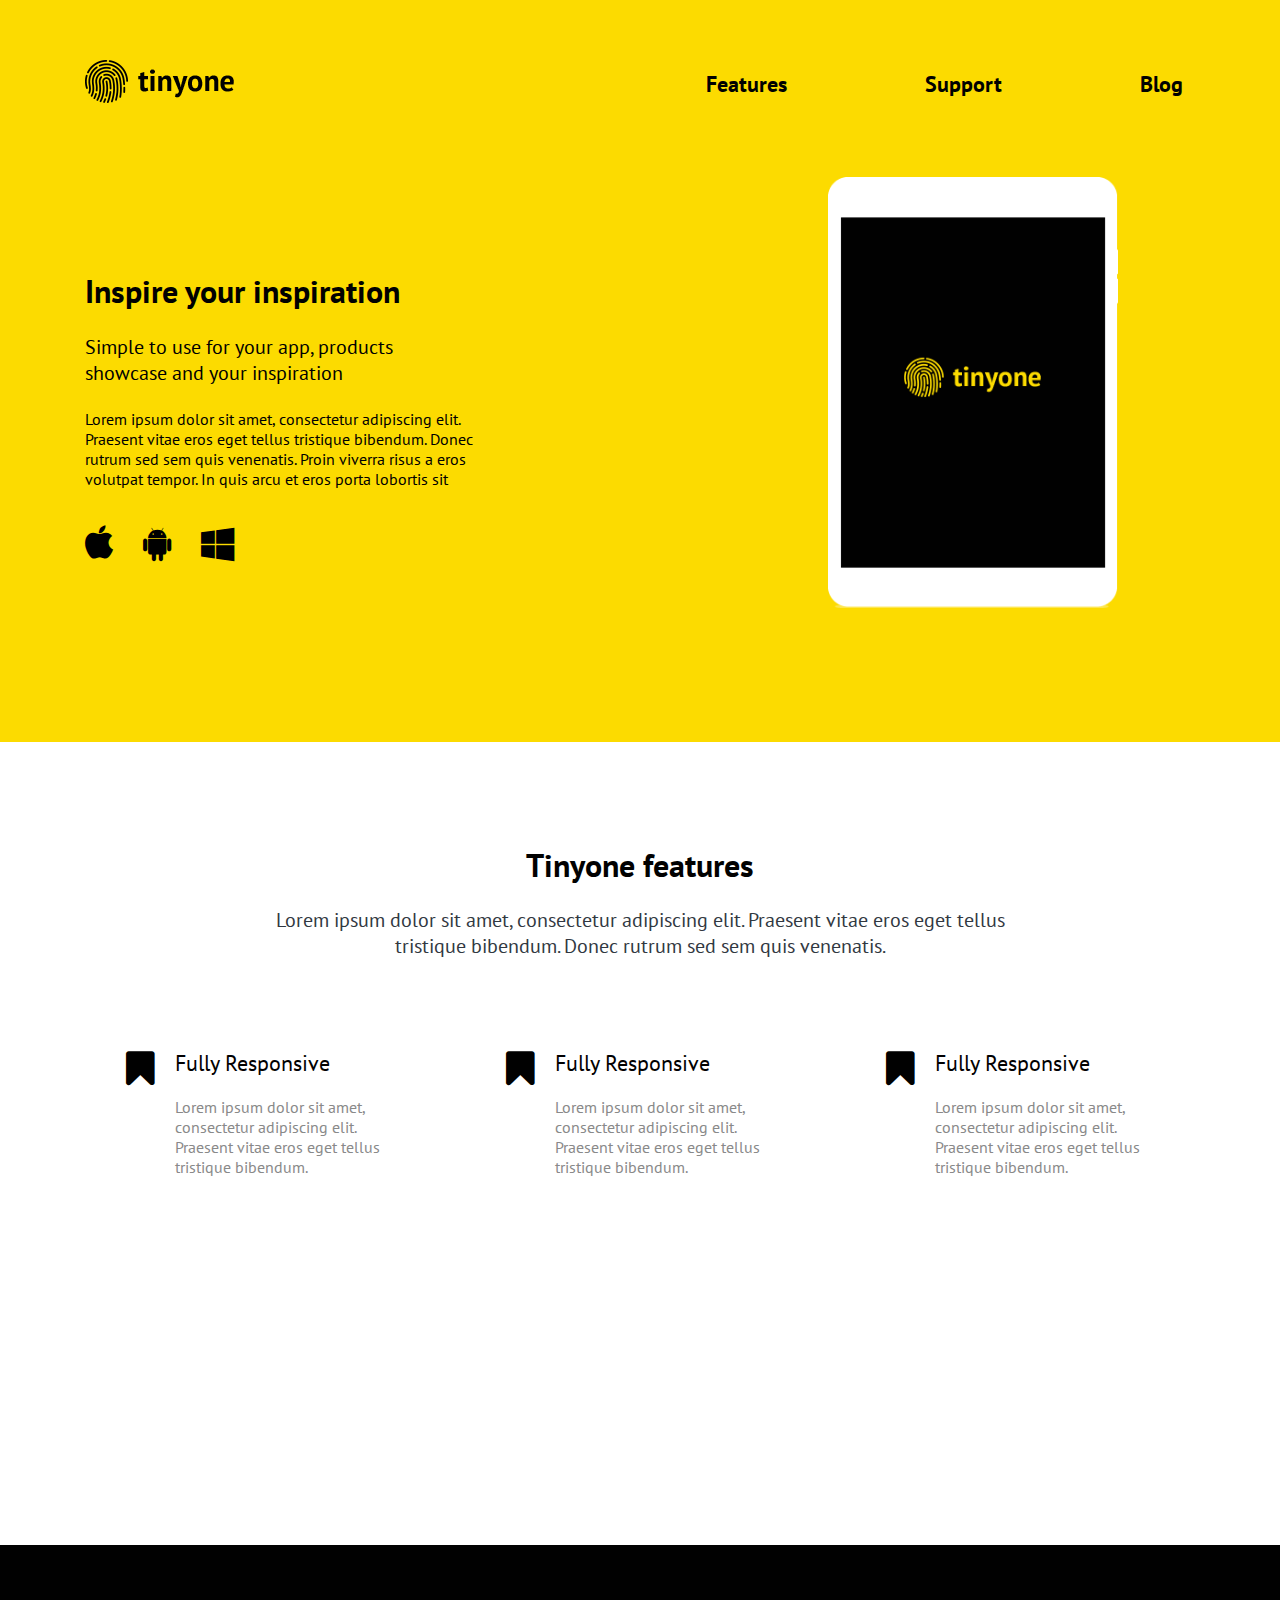
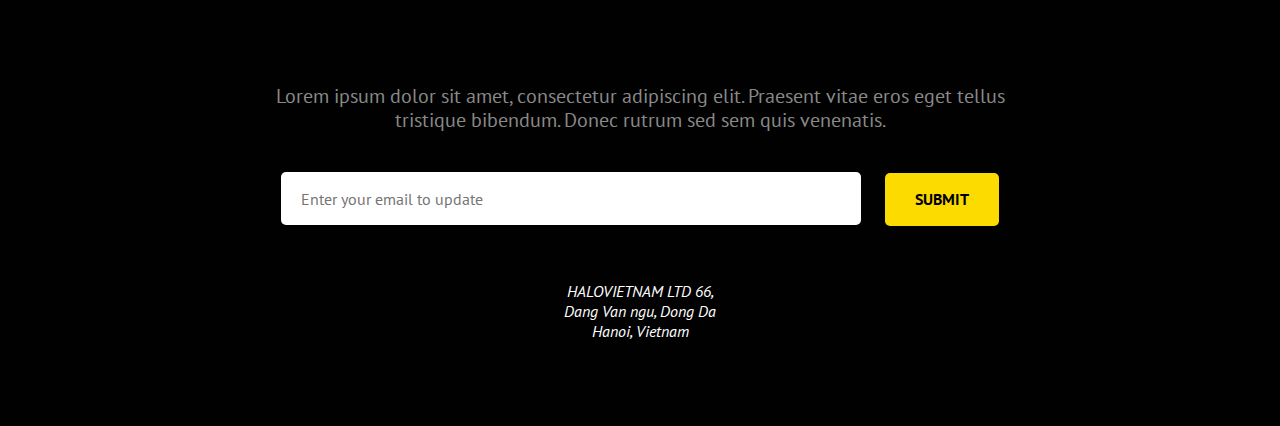
<file: tinyone/index.html>
<!DOCTYPE html>
<html lang="en">
<head>
	<meta charset="UTF-8">
	<meta name="viewport" content="width=device-width, initial-scale=1">
	<title>Tynyone</title>
	<link href="https://fonts.googleapis.com/css?family=PT+Sans:400,700&display=swap" rel="stylesheet">
	<link rel="stylesheet" href="style/bootstrap-grid.min.css">
	<link rel="stylesheet" href="https://stackpath.bootstrapcdn.com/font-awesome/4.7.0/css/font-awesome.min.css">
	<link rel="stylesheet" href="style/normalize.css">
	<link rel="stylesheet" href="style/animate.css">
	<link rel="stylesheet" href="style/style.css">
</head>
<body>
	<header class="header">
		<div class="container">
			<div class="row header_box">
				<div class="col col-md-2">
					<a href="#"><img src="images/logo.png" alt="Логотип сайта"></a>
				</div>
				<div class="col ml-auto">
					<nav class="navbar">
						<div class="toggle">
      						<i class="fa fa-bars burger" aria-hidden></i>
    					</div>
							<ul class="menu" id="menu">
								<li class="menu__item">
									<a class="menu__item-link" href="#">Features</a>
								</li>
								<li class="menu__item">
									<a class="menu__item-link" href="">Support</a>
								</li>
								<li class="menu__item">
									<a class="menu__item-link" href="">Blog</a>
								</li>
							</ul>
					</nav>	
				</div>
			</div>

			<div class="row oferr_box">
				<div class="col-lg-6">
					<div class="offer">
						<h1 class="offer__title">Inspire your inspiration</h1>
						<p class="offer__intro">Simple to use for your app, products <br> showcase and your inspiration</p>
						<p class="offer__text">Lorem ipsum dolor sit amet, consectetur adipiscing elit. Praesent vitae eros eget tellus tristique bibendum. Donec rutrum sed sem quis venenatis. Proin viverra risus a eros volutpat tempor. In quis arcu et eros porta lobortis sit </p>
						<div class="icons">
							<div class="icons__item">
								<a class="icons__link" href="#">
									<i class="fa fa-apple"></i>
								</a>
							</div>
							<div class="icons__item">
								<a class="icons__link" href="#">
									<i class="fa fa-android"></i>
								</a>
							</div>
							<div class="icons__item">
								<a class="icons__link" href="#">
									<i class="fa fa-windows"></i>
								</a>
							</div>
						</div>
					</div>	
				</div>
				<div class="col-lg-5 ml-auto">
					<div class="ipad">
						<img class="ipad__photo" src="images/ipad.png" alt="Айпад">
					</div>
				</div>	
			</div>
		</div>
	</header>




	<section class="features" id="features" >
		<div class="container">
			<div class="row">
				<div class="col-lg-12">
					<div class="features__box">
						<h1 class="features__box-title">
							Tinyone features
						</h1>
						<p class="features__box-text">
							Lorem ipsum dolor sit amet, consectetur adipiscing elit. Praesent vitae eros eget tellus tristique bibendum. Donec rutrum sed sem quis venenatis.
						</p>
					</div>
				</div>
			</div>
			<div class="row">
				<div class="col-lg-4">
					<div class="feature">
						<i class="fa fa-bookmark feature__icons"></i>
						<div class="feature__block">
							<h3 class="feature__block-title">Fully Responsive</h3>
							<p class="feature__block-text">Lorem ipsum dolor sit amet, consectetur adipiscing elit. Praesent vitae eros eget tellus tristique bibendum.</p>
						</div>
					</div>
				</div>
				<div class="col-lg-4">
					<div class="feature">
						<i class="fa fa-bookmark feature__icons"></i>
						<div class="feature__block">
							<h3 class="feature__block-title">Fully Responsive</h3>
							<p class="feature__block-text">Lorem ipsum dolor sit amet, consectetur adipiscing elit. Praesent vitae eros eget tellus tristique bibendum.</p>
						</div>
					</div>
				</div>
				<div class="col-lg-4">
					<div class="feature">
						<i class="fa fa-bookmark feature__icons"></i>
						<div class="feature__block">
							<h3 class="feature__block-title">Fully Responsive</h3>
							<p class="feature__block-text">Lorem ipsum dolor sit amet, consectetur adipiscing elit. Praesent vitae eros eget tellus tristique bibendum.</p>
						</div>
					</div>
				</div>
				<div class="col-lg-4">
					<div class="feature wow animated bounceInUp">
						<i class="fa fa-bookmark feature__icons"></i>
						<div class="feature__block">
							<h3 class="feature__block-title">Fully Responsive</h3>
							<p class="feature__block-text">Lorem ipsum dolor sit amet, consectetur adipiscing elit. Praesent vitae eros eget tellus tristique bibendum.</p>
						</div>
					</div>
				</div>
				<div class="col-lg-4">
					<div class="feature wow animated bounceInUp">
						<i class="fa fa-bookmark feature__icons"></i>
						<div class="feature__block">
							<h3 class="feature__block-title">Fully Responsive</h3>
							<p class="feature__block-text">Lorem ipsum dolor sit amet, consectetur adipiscing elit. Praesent vitae eros eget tellus tristique bibendum.</p>
						</div>
					</div>
				</div>
				<div class="col-lg-4">
					<div class="feature wow animated bounceInUp">
						<i class="fa fa-bookmark feature__icons"></i>
						<div class="feature__block">
							<h3 class="feature__block-title">Fully Responsive</h3>
							<p class="feature__block-text">Lorem ipsum dolor sit amet, consectetur adipiscing elit. Praesent vitae eros eget tellus tristique bibendum.</p>
						</div>
					</div>
				</div>
			</div>
		</div>
	</section>




	<section class="touch" id="support">
		<div class="container">
			<div class="row">
				<div class="col-lg-12">
					<div class="touch__description">
						<h2 class="touch__title wow animated zoomIn">
							Keep in touch with us
						</h2>
						<p class="touch__text">
							Lorem ipsum dolor sit amet, consectetur adipiscing elit. Praesent vitae eros eget tellus tristique bibendum. Donec rutrum sed sem quis venenatis.
						</p>
					</div>
				</div>
			</div>
			<div class="row">
				<div class="col-lg-12">
					<form action="#" class="form">
						<input type="email" placeholder="Enter your email to update" class="form__input" required>
						<button type="submit" class="form__btn">SUBMIT</button>
					</form>
				</div>
			</div>
		
			<footer class="footer">
				<address class="footer__address">
					HALOVIETNAM LTD
					66, Dang Van ngu, Dong Da
					Hanoi, Vietnam
				</address>
			</footer>
		</div>
		<a href="#" class="btn_top"></a>
	</section>


	<script
  	src="https://code.jquery.com/jquery-3.4.1.js"
  	integrity="sha256-WpOohJOqMqqyKL9FccASB9O0KwACQJpFTUBLTYOVvVU="
  	crossorigin="anonymous"></script>
	<script src="js/bootstrap.min.js"></script>
	<script src="js/script.js"></script>
	<script src="js/wow.min.js"></script>
	<script>
    	new WOW().init();
    </script>

</body>
</html>
</file>
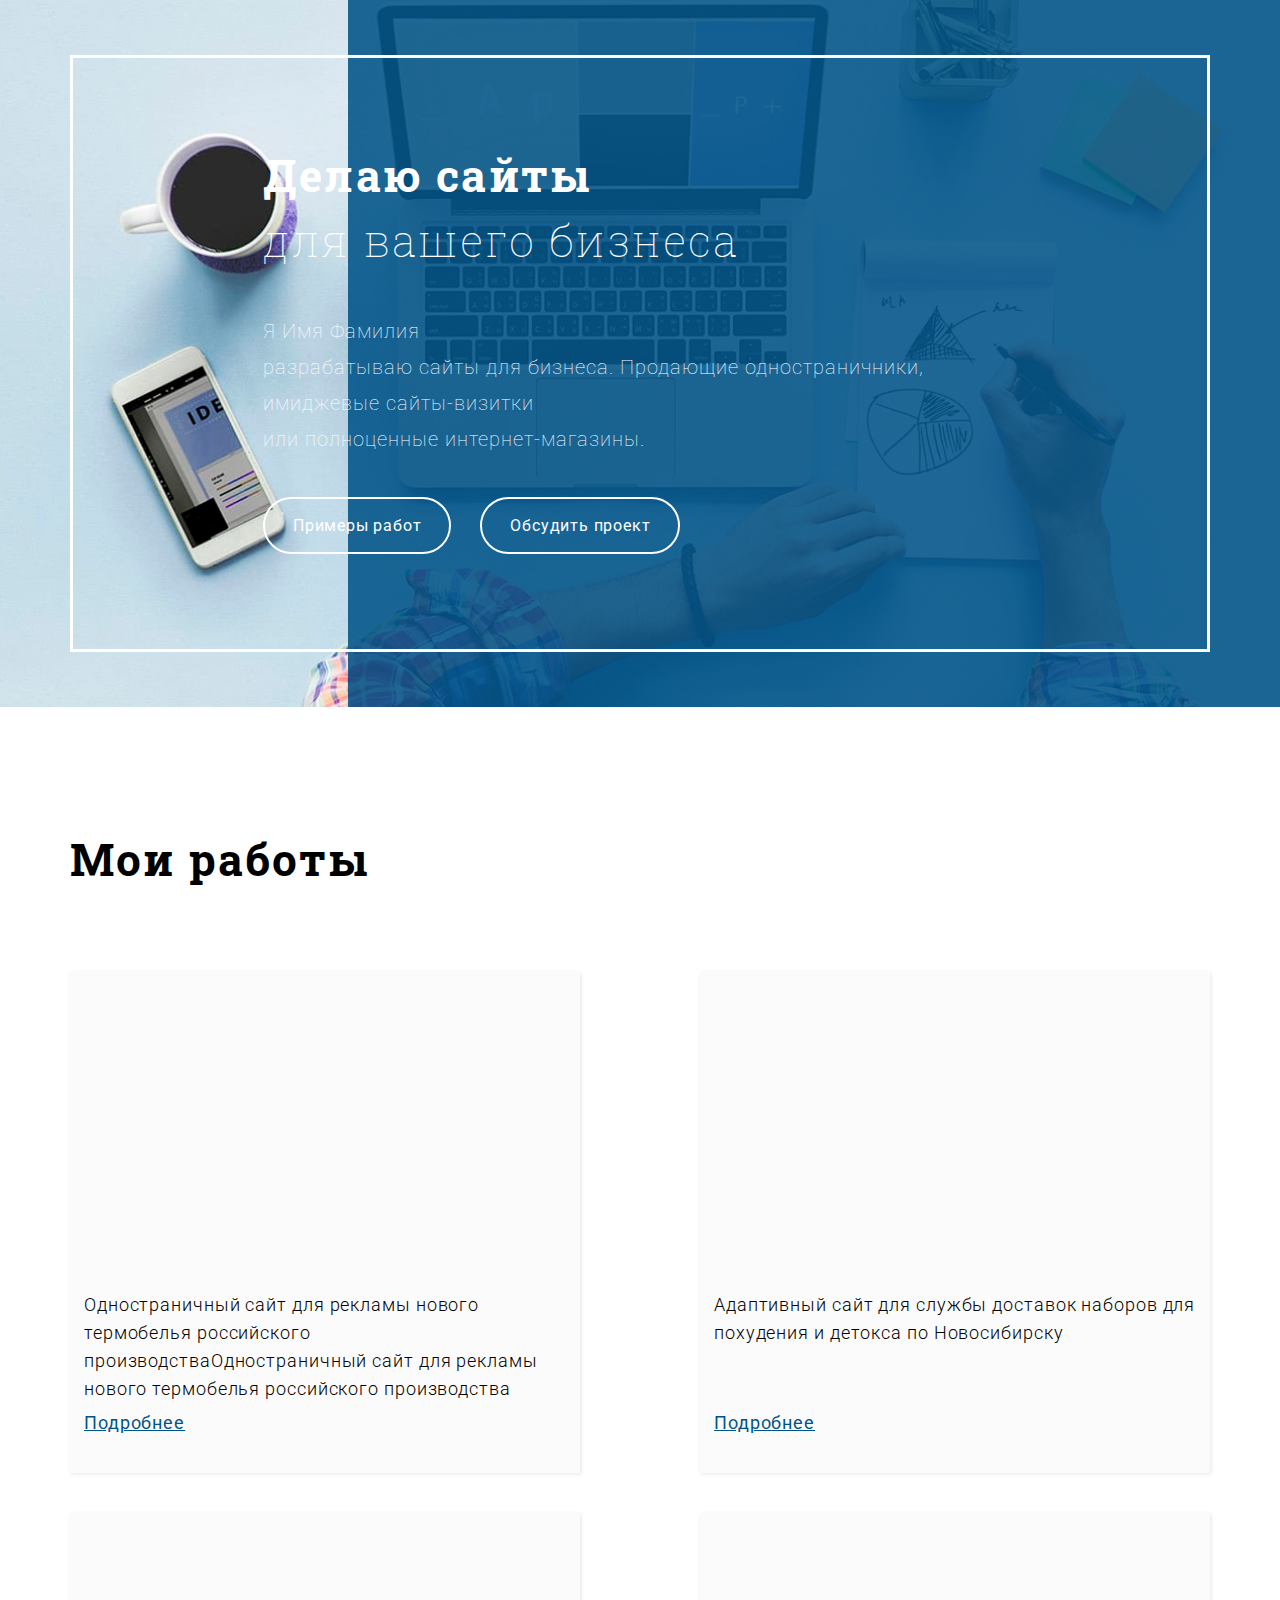
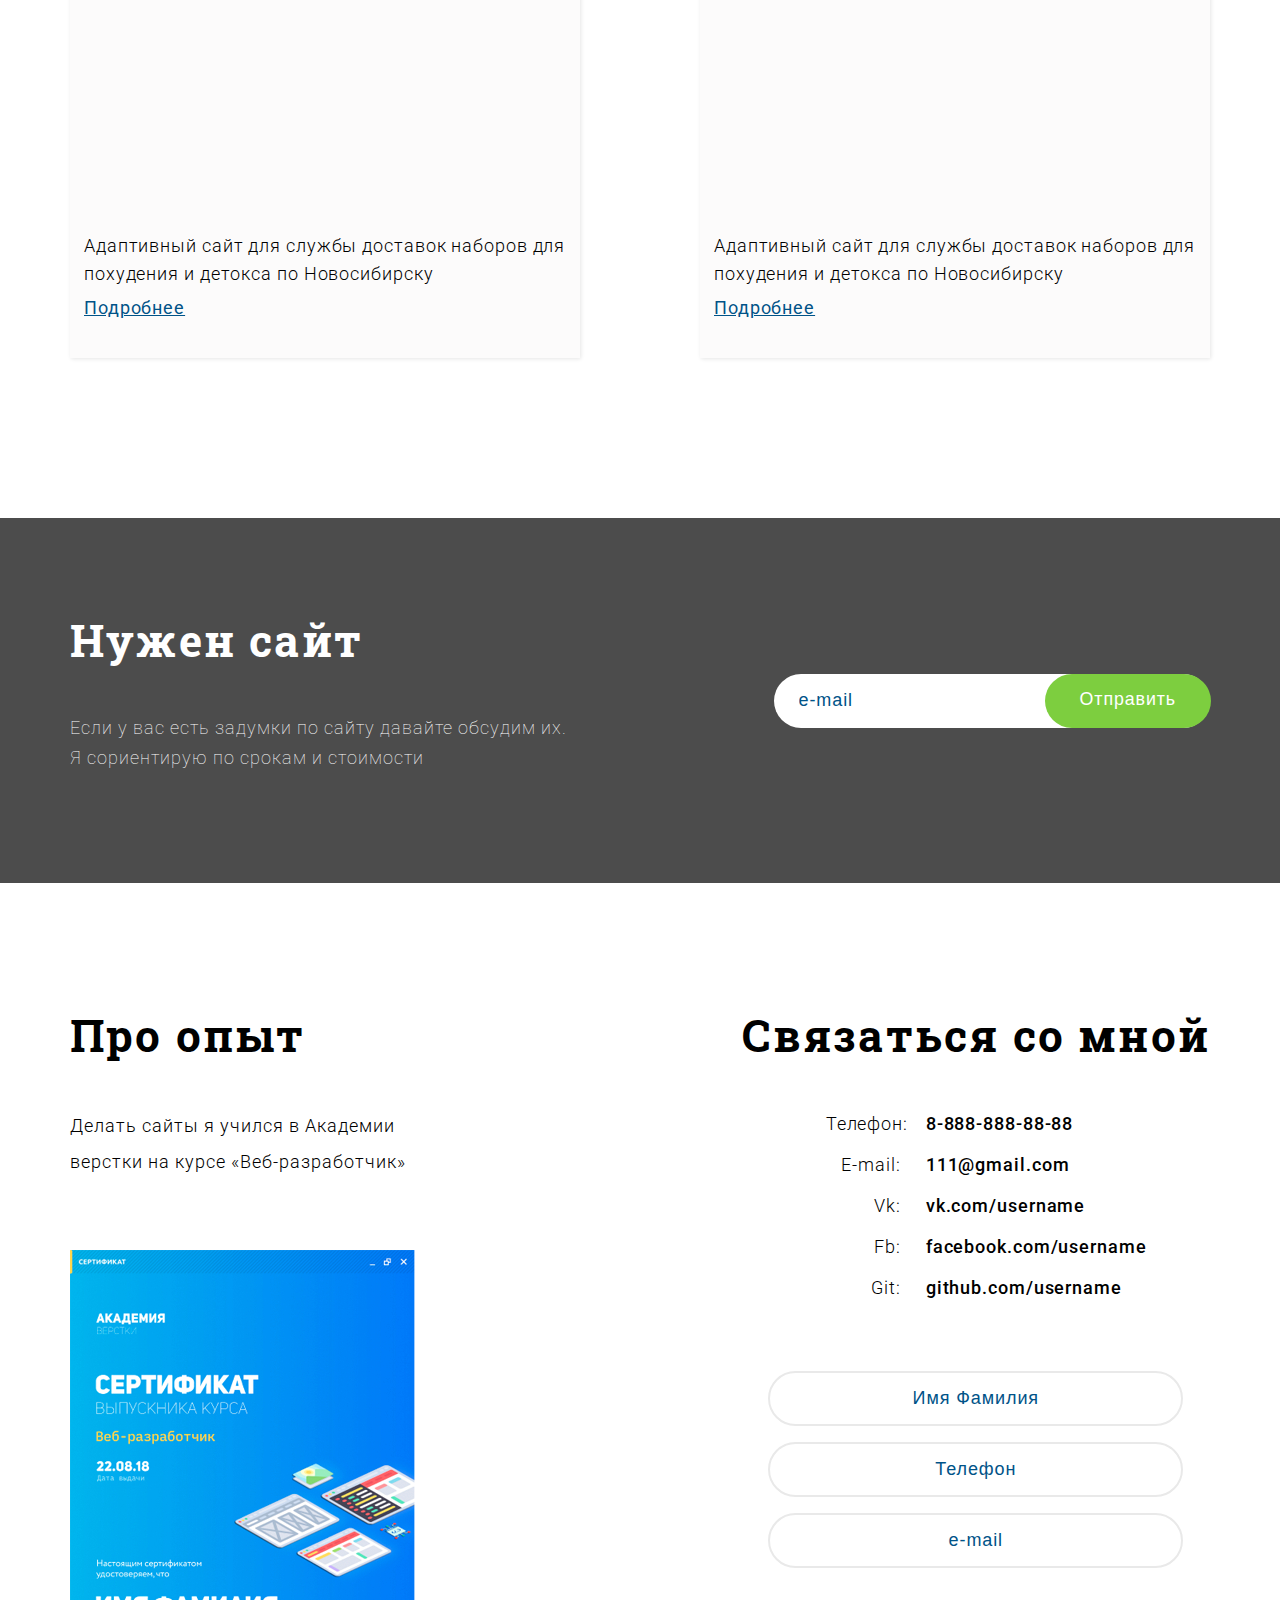
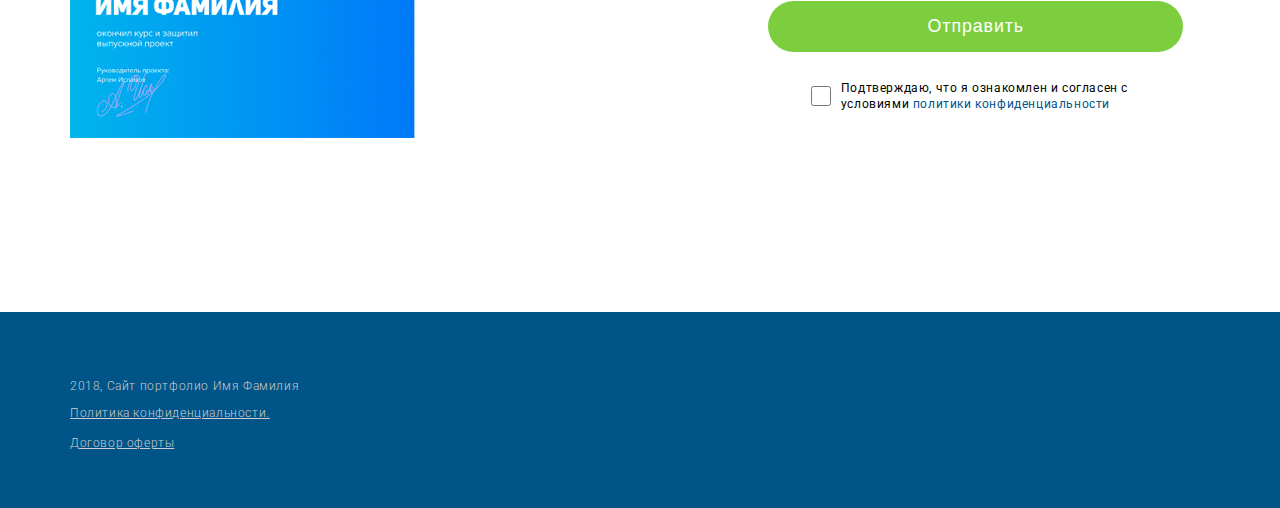
<file: интенсив/index.html>
<!DOCTYPE html>
<html lang="ru">
<head>
	<meta charset="UTF-8">
	<meta http-equiv="X-UA-Compatible" content="IE=edge">
	<meta name="viewport" content="width=device-width, initial-scale=1">

	<!-- Информация об авторе и описание проекта -->
	<meta name="description" content="Порфолио">
	<meta name="author" content="Иван">

	<title>Портфолио</title>

	<!-- Каскадная таблица стилей -->
	<link href="https://fonts.googleapis.com/css?family=Roboto+Slab:700|Roboto:100,300,400,500" rel="stylesheet">
	<link rel="stylesheet" href="css/reset.css">
	<link rel="stylesheet" href="css/animate.css">
	<link rel="stylesheet" href="css/style.css">

</head>
<body>
	<header class="header animated fadeInLeftBig">
		<div class="row">
			<div class="container">
				<div class="header-text">
					<h1 class="block-title">Делаю сайты <span>для вашего бизнеса</span></h1>
					<p class="block-description text-description">
						<span>Я Имя Фамилия</span> разрабатываю сайты для бизнеса. Продающие одностраничники, имиджевые сайты-визитки <span>или полноценные интернет-магазины.</span>
					</p>
					<a href="#" class="header-button">Примеры работ</a>
					<a href="#" class="header-button header-button-o"> Обсудить проект
					</a>
				</div>
			</div>
		</div>
	</header>
	<section class="works">
		<div class="row">
			<div class="container">
				<h2 class="block-title">Мои работы</h2>
				<div class="works-items">

					<!-- work item start -->
					<div class="work-item">
						<div class="work-img wow fadeInLeftBig">
							<img src="img/works/work-img-02.jpg" alt="image work">
						</div>
						<div class="work-text">
							<p class="work-description">
								Одностраничный сайт для рекламы нового 
							термобелья российского производстваОдностраничный сайт для рекламы нового 
							термобелья российского производства</p>
							<a href="#" class="work-link">Подробнее</a>
						</div>
					</div>
					<!-- work item end -->

					<!-- work item start -->
					<div class="work-item">
						<div class="work-img wow fadeInRightBig" data-wow-delay="0.5s">
							<img src="img/works/work-img-01.jpg" alt="image work">
						</div>
						<div class="work-text">
							<p class="work-description">Адаптивный сайт для службы доставок наборов
							для похудения и детокса по Новосибирску</p>
							<a href="#" class="work-link">Подробнее</a>
						</div>
					</div>
					<!-- work item end -->

					<!-- work item start -->
					<div class="work-item">
						<div class="work-img wow fadeInLeftBig" data-wow-delay="0.5s">
							<img src="img/works/work-img-01.jpg" alt="image work">
						</div>
						<div class="work-text">
							<p class="work-description">Адаптивный сайт для службы доставок наборов
							для похудения и детокса по Новосибирску</p>
							<a href="#" class="work-link">Подробнее</a>
						</div>
					</div>
					<!-- work item end -->

					<!-- work item start -->
					<div class="work-item">
						<div class="work-img wow fadeInRightBig">
							<img src="img/works/work-img-01.jpg" alt="image work">
						</div>
						<div class="work-text">
							<p class="work-description">Адаптивный сайт для службы доставок наборов
							для похудения и детокса по Новосибирску</p>
							<a href="#" class="work-link">Подробнее</a>
						</div>
					</div>
					<!-- work item end -->
				</div>
			</div>
		</div>
	</section>

	<section class="action">
		<div class="row">
			<div class="container">
				<div class="action-container">
					<div class="action-text">
						<h2 class="block-title">Нужен сайт</h2>
						<p class="block-description action-description">Если у вас есть задумки по сайту давайте обсудим их. Я сориентирую по срокам и стоимости </p>
					</div>
					<form action="#" class="action-form">
						<input type="text" class="action-input" placeholder="e-mail">
						<input type="submit" class="action-submit" value="Отправить">
					</form>
				</div>
			</div>
		</div>
	</section>

	<section class="about">
		<div class="row">
			<div class="container">
				<div class="about-container">
					<div class="about-experience">
						<h2 class="block-title">Про опыт</h2>
						<p class="block-description about-description">Делать сайты я учился в Академии верстки на курсе «Веб-разработчик»</p>
						<img src="img/certificat.jpg" class="about-img" alt="about-img">
					</div>
					<div class="about-text">
						<h2 class="block-title">Связаться со мной</h2>
						<div class="about-contacts">
							<div class="contacts-item">
								<div class="contact-name">Телефон:</div>
								<div class="contact-value">
									<a href="tel:8-888-888-88-88" class="contact-link" target="_blank">8-888-888-88-88</a>
								</div>
							</div>
							<div class="contacts-item">
								<div class="contact-name">E-mail:</div>
								<div class="contact-value">
									<a href="mailto:111@gmail.com" class="contact-link" target="_blank">111@gmail.com</a>
								</div>
							</div>
							<div class="contacts-item">
								<div class="contact-name">Vk:</div>
								<div class="contact-value">
									<a href="vk.com/username" class="contact-link" target="_blank">vk.com/username</a>
								</div>
							</div>
							<div class="contacts-item">
								<div class="contact-name">Fb:</div>
								<div class="contact-value">
									<a href="facebook.com/username" class="contact-link" target="_blank">facebook.com/username</a>
								</div>
							</div>
							<div class="contacts-item">
								<div class="contact-name">Git:</div>
								<div class="contact-value">
									<a href="github.com/username" class="contact-link" target="_blank">github.com/username</a>
								</div>
							</div>
						</div>
						<form action="#" class="about-form">
							<input type="text" class="about-input"
							placeholder="Имя Фамилия">
							<input type="text" class="about-input"
							placeholder="Телефон">
							<input type="email" class="about-input"
							placeholder="e-mail">
							<input type="submit" class="about-submit"
							value="Отправить">

							<div class="form-check">
								<input type="checkbox" class="about-input-checkbox">
								<p class="form-description">Подтверждаю, что я ознакомлен и согласен с условиями <a href="#" class="form-link" target="_blank"> политики конфиденциальности </a></p>
							</div>
						</form>
					</div>
				</div>
			</div>
		</div>
	</section>

	<footer class="footer">
		<div class="row">
			<div class="container">
				<p class="footer-text">2018, Сайт портфолио Имя Фамилия</p>
				<a href="#" class="footer-link footer-politic">Политика конфиденциальности.</a>
				<a href="#" class="footer-link">Договор оферты</a>
			</div>
		</div>
	</footer>

	<script src="js/wow.min.js"></script>
	<script>
		new WOW().init();
	</script>
</body>
</html>
</file>
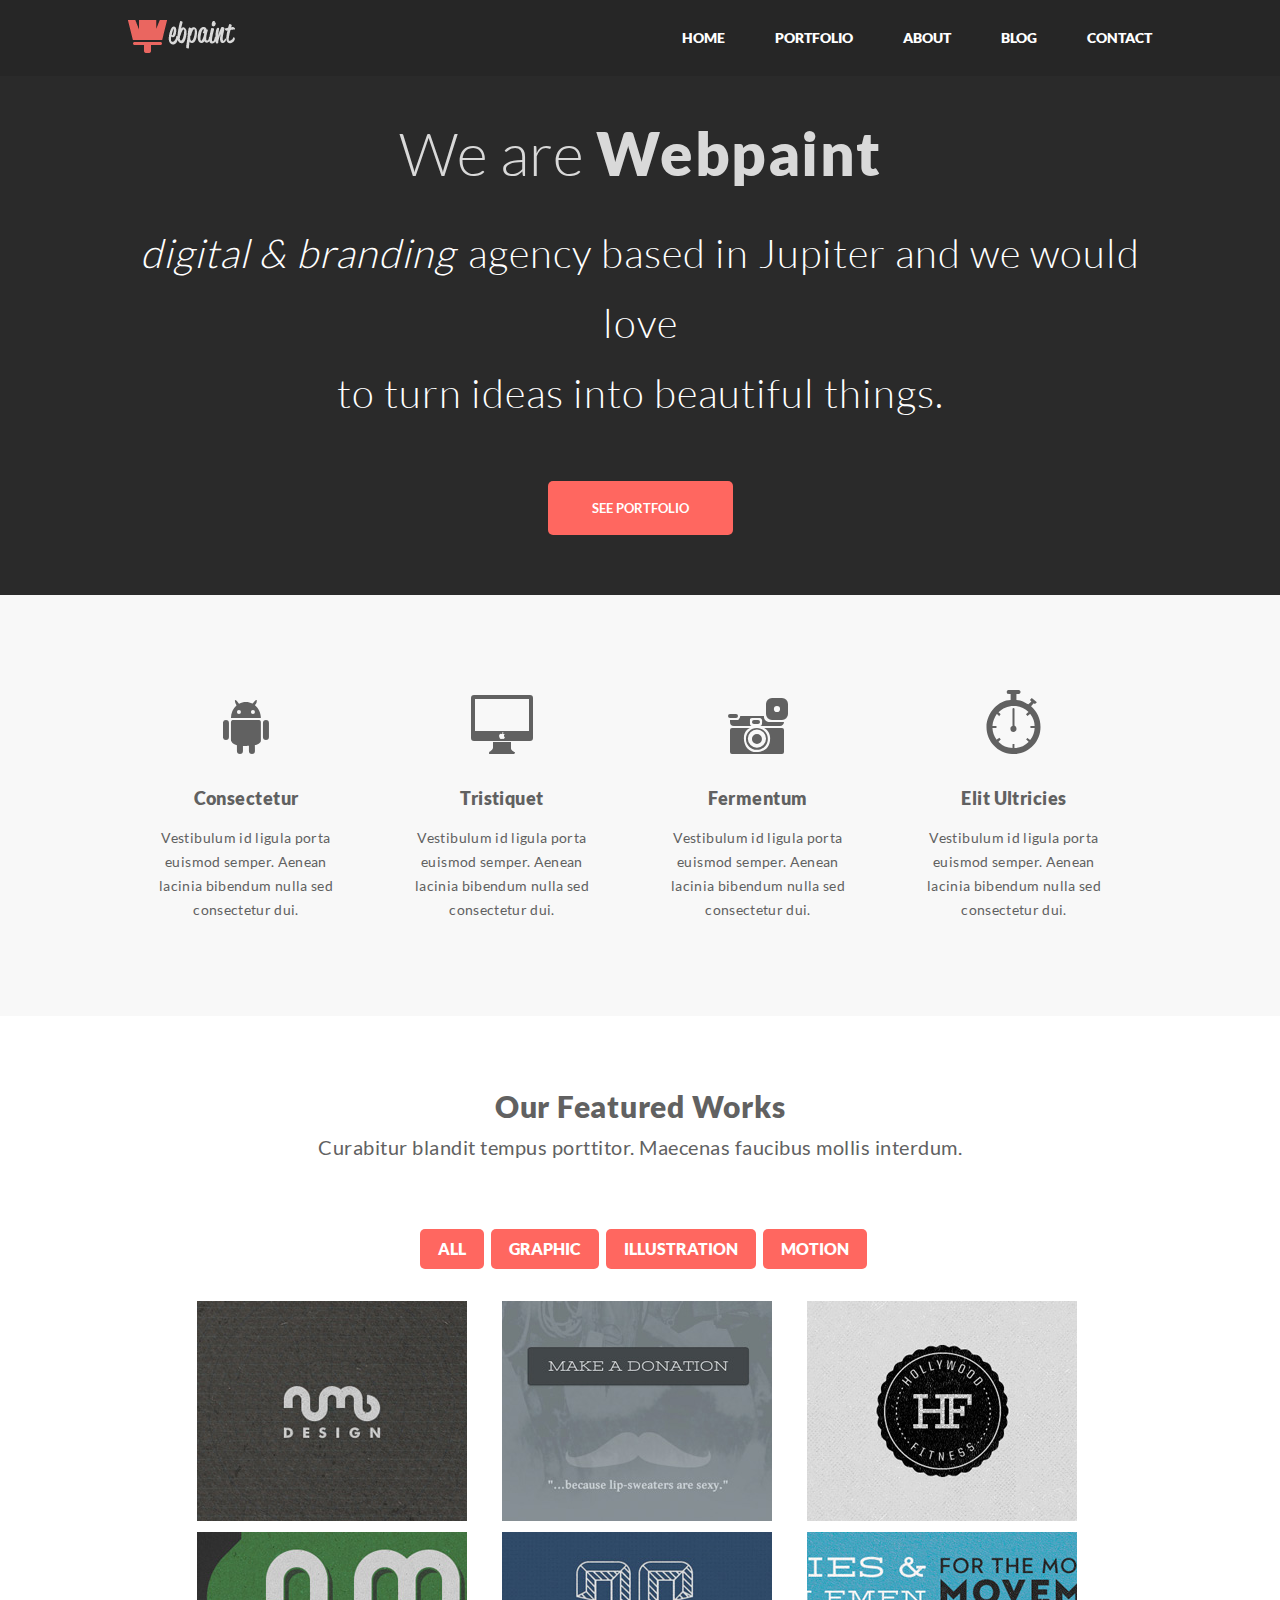
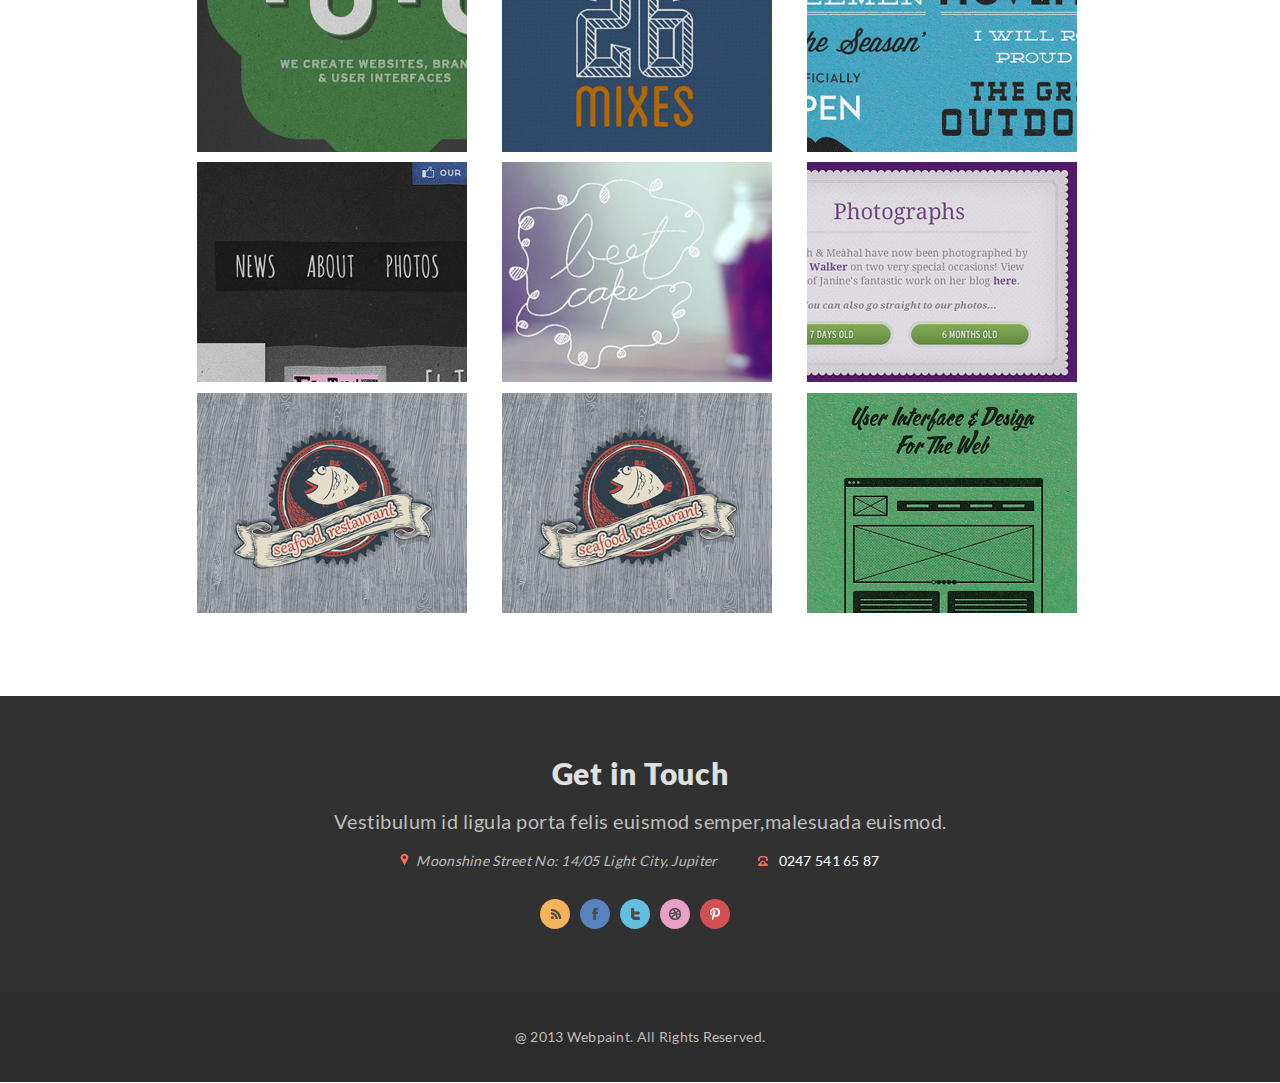
<file: макет home/index.html>
<!DOCTYPE html>
<html lang="en">
<head>
	<meta charset="UTF-8">
	<meta name="viewport" content="width=device-width, initial-scale=1">
	<title>Home</title>
	<link rel="stylesheet" href="css/normalize.css">
	<link rel="stylesheet" href="css/style.css">
</head>
<body>
	<header id="home">
		<div class="header-background">
			<div class="header-menu">
				<div class="header-logo">
					<img src="img/header-img/лого.png"  alt="Логотип сайта">
				</div>
				<nav class="topnav">
					<div class="openMenu" id="openMenu">
						Открыть меню
					</div>
    				<ul id="menu" class="main-menu">
						<li><a href="#home">home</a></li>
						<li><a href="#portfolio">portfolio</a></li>
						<li><a href="#">about</a></li>
						<li><a href="#">blog</a></li>
						<li><a href="#contact">contact</a></li>
					</ul>
				</nav>
			</div>
		</div>
		<div class="header-container-background">
			<div class="header-container">
				<h1 class="header-caption">
					We are <span>Webpaint</span>
				</h1>
				<p class="header-description">
					<span>digital & branding</span> agency based in Jupiter and we would love <br> to turn ideas into beautiful things.
				</p>
				<button class="header-btn" type="submit" value="Submit">
					See Portfolio
				</button>
			</div>
		</div>
	</header>


	<!-- ======= services	======= -->


	<section class="services">
		<div class="services-wrapper">
			<div class="services-item">
				<img src="img/features-img/Android_2.svg" alt="Фотография логотипа андроид">
				<h3>Consectetur</h3>
				<p>Vestibulum id ligula porta  euismod semper. Aenean lacinia bibendum nulla sed consectetur dui.</p>
			</div>
			<div class="services-item">
				<img src="img/features-img/iMac.svg" alt="Фотография монитора">
				<h3>Tristiquet</h3>
				<p>Vestibulum id ligula porta  euismod semper. Aenean lacinia bibendum nulla sed consectetur dui.</p>
			</div>
			<div class="services-item">
				<img src="img/features-img/Camera_2.svg" alt="Фотография камеры">
				<h3>Fermentum</h3>
				<p>Vestibulum id ligula porta  euismod semper. Aenean lacinia bibendum nulla sed consectetur dui.</p>
			</div>
			<div class="services-item">
				<img src="img/features-img/Stop_Watch.svg" alt="Фотография часов">
				<h3>Elit Ultricies</h3>
				<p>Vestibulum id ligula porta  euismod semper. Aenean lacinia bibendum nulla sed consectetur dui.</p>
			</div>
		</div>
	</section>
	
	<!--======= works ========  -->

	<section class="works" id="portfolio">
		<div class="works-title">
			<h2 class="work-caption">Our Featured Works</h2>
			<p class="work-description">Curabitur blandit tempus porttitor. Maecenas faucibus mollis interdum.</p>
		</div>
		<div class="work-button">
			<button class="work-btn" type="submit">all</button>
			<button class="work-btn" type="submit">graphic</button>
			<button class="work-btn" type="submit">ıllustration</button>
			<button class="work-btn" type="submit">motion</button>
		</div>
		<div class="works-img">
			<div class="work-item">
				<img src="img/works-img/maket-design.png" class="portfolio-img" alt="работы из моего портфолио">
			</div>
			<div class="work-item">
				<img src="img/works-img/maket-donation.png" class="portfolio-img" alt="работы из моего портфолио">
			</div>
			<div class="work-item">
				<img src="img/works-img/maket-hollywuud.png" class="portfolio-img" alt="работы из моего портфолио">
			</div>
			<div class="work-item">
				<img src="img/works-img/maket-interfaces.png" class="portfolio-img" alt="работы из моего портфолио">
			</div>
			<div class="work-item">
				<img src="img/works-img/maket-mixes.png" class="portfolio-img" alt="работы из моего портфолио">
			</div>
			<div class="work-item">
				<img src="img/works-img/maket-moven.png" class="portfolio-img" alt="работы из моего портфолио">
			</div>
			<div class="work-item">
				<img src="img/works-img/maket-news.png" class="portfolio-img" alt="работы из моего портфолио">
			</div>
			<div class="work-item">
				<img src="img/works-img/maket-photo.png" class="portfolio-img" alt="работы из моего портфолио">
			</div>
			<div class="work-item">
				<img src="img/works-img/maket-photographs.png" class="portfolio-img" alt="работы из моего портфолио">
			</div>
			<div class="work-item">
				<img src="img/works-img/maket-seafood.png" class="portfolio-img" alt="работы из моего портфолио">
			</div>
			<div class="work-item">
				<img src="img/works-img/maket-seafood.png" class="portfolio-img" alt="работы из моего портфолио">
			</div>
			<div class="work-item">
				<img src="img/works-img/maket-web.png" class="portfolio-img" alt="работы из моего портфолио">
			</div>
		</div>
	</section>

	<!-- =====footer======== -->

	<footer id="contact">

		<div class="footer-container">
			<h2 class="footer-caption">Get in Touch</h2>
			<p class="footer-description">Vestibulum id ligula porta felis euismod semper,malesuada euismod.</p>
			<div class="footer-feedback">
				<address class="footer-address">
					<img src="img/footer-img/Fill.svg" class="feedback-img" alt="Иконка место нахождения">Moonshine Street No: 14/05 Light City, Jupiter
				</address>
				<div class="number-phone">
					<p>
						<img src="img/footer-img/Phone.svg" class="feedback-img" alt="иконка телефона"> 
						<a href="#">0247 541 65 87</a>
					</p>
				</div>
			</div>
		
			<div class="soc-seti">
				<div class="soc-seti-item">
					<a href="#">
						<img src="img/footer-img/soc_icon.svg" alt="иконка социальной сети">
					</a>
				</div>
				<div class="soc-seti-item">
					<a href="#">
						<img src="img/footer-img/facebook.svg" alt="иконка социальной сети">
					</a>
				</div>
				<div class="soc-seti-item">
					<a href="#">
						<img src="img/footer-img/twitter.svg" alt="иконка социальной сети">
					</a>
				</div>
				<div class="soc-seti-item">
					<a href="#">
						<img src="img/footer-img/dribbble.svg" alt="иконка социальной сети">
					</a>
				</div>
				<div class="soc-seti-item">
					<a href="#">
						<img src="img/footer-img/behance.svg" alt="иконка социальной сети">
					</a>
				</div>
			</div>
		</div>
			<div class="company">
				<div class="company-title">
					<p>&#64; 2013 Webpaint. All Rights Reserved.</p>
				</div>
			</div>

	</footer>



	<script src="js/script.js"></script>
	<script src="https://cdnjs.cloudflare.com/ajax/libs/jquery/3.3.1/jquery.min.js"></script>
</body>
</html>
</file>
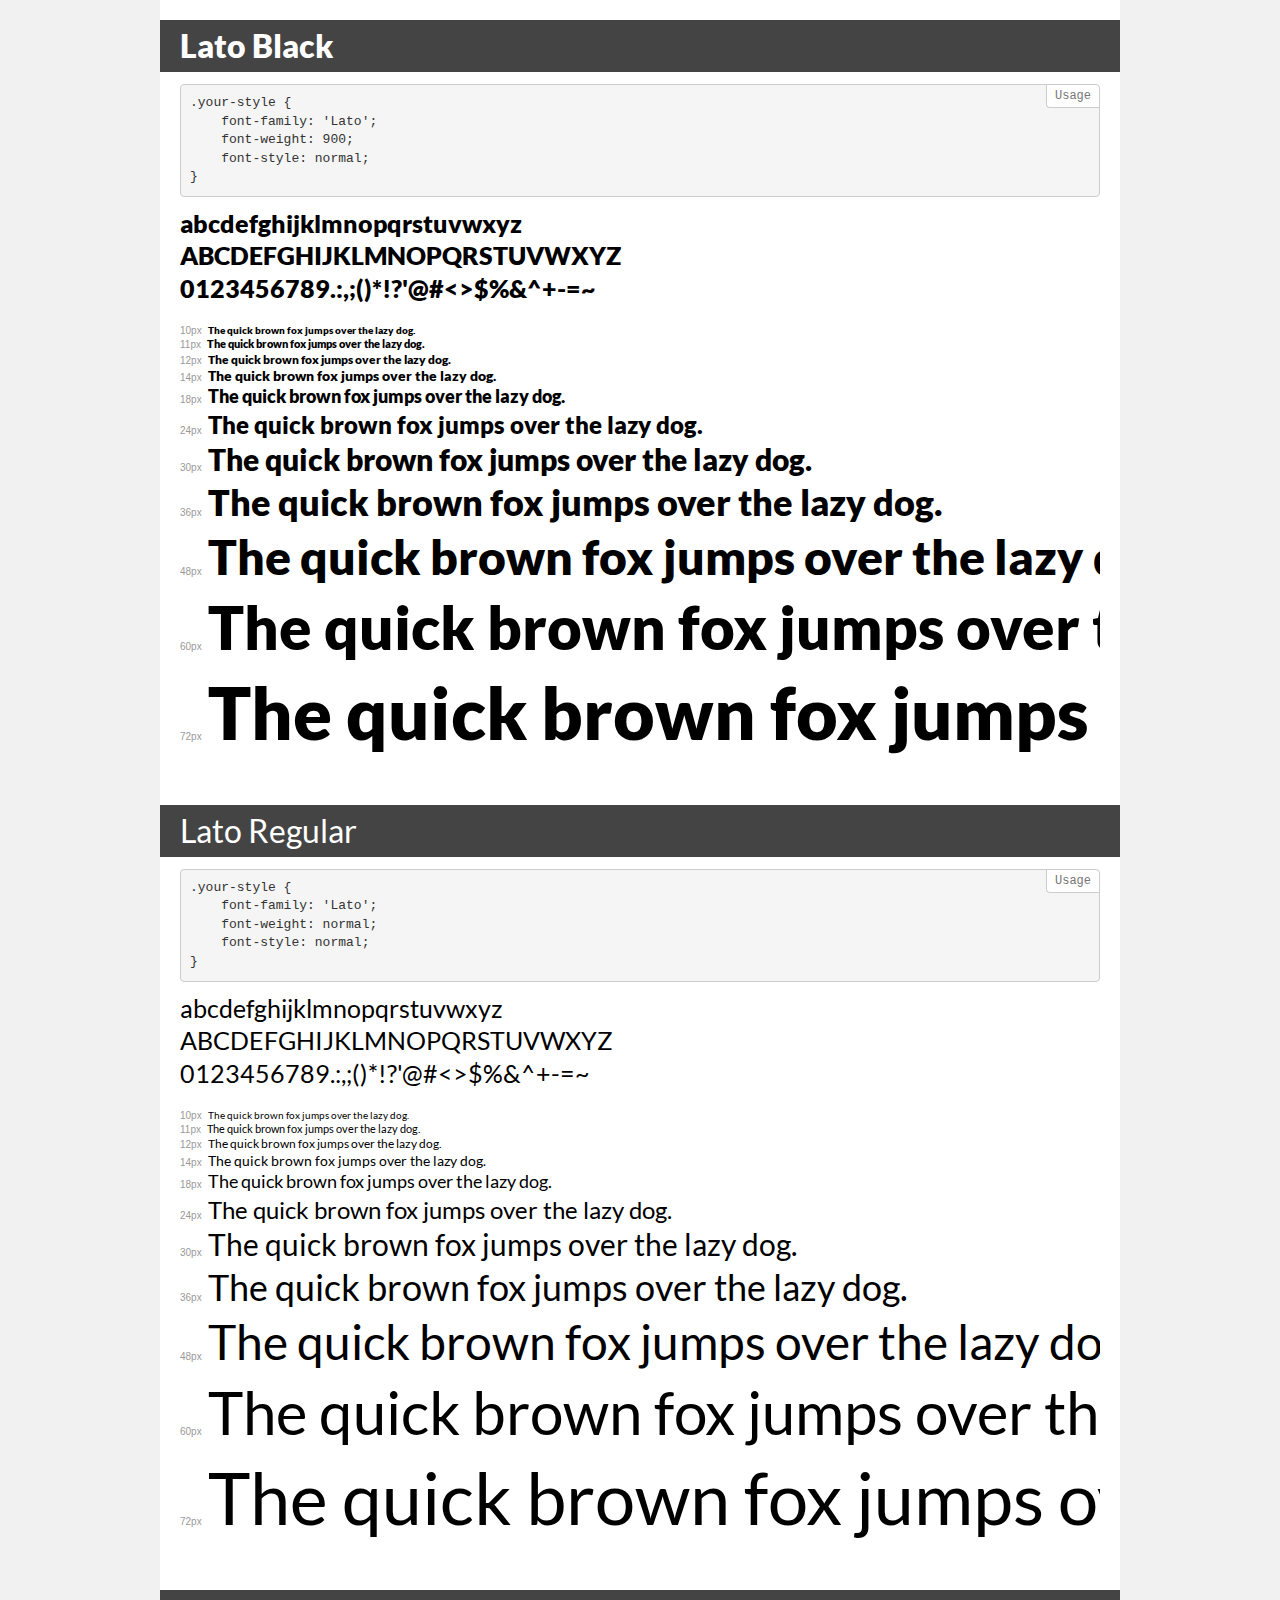
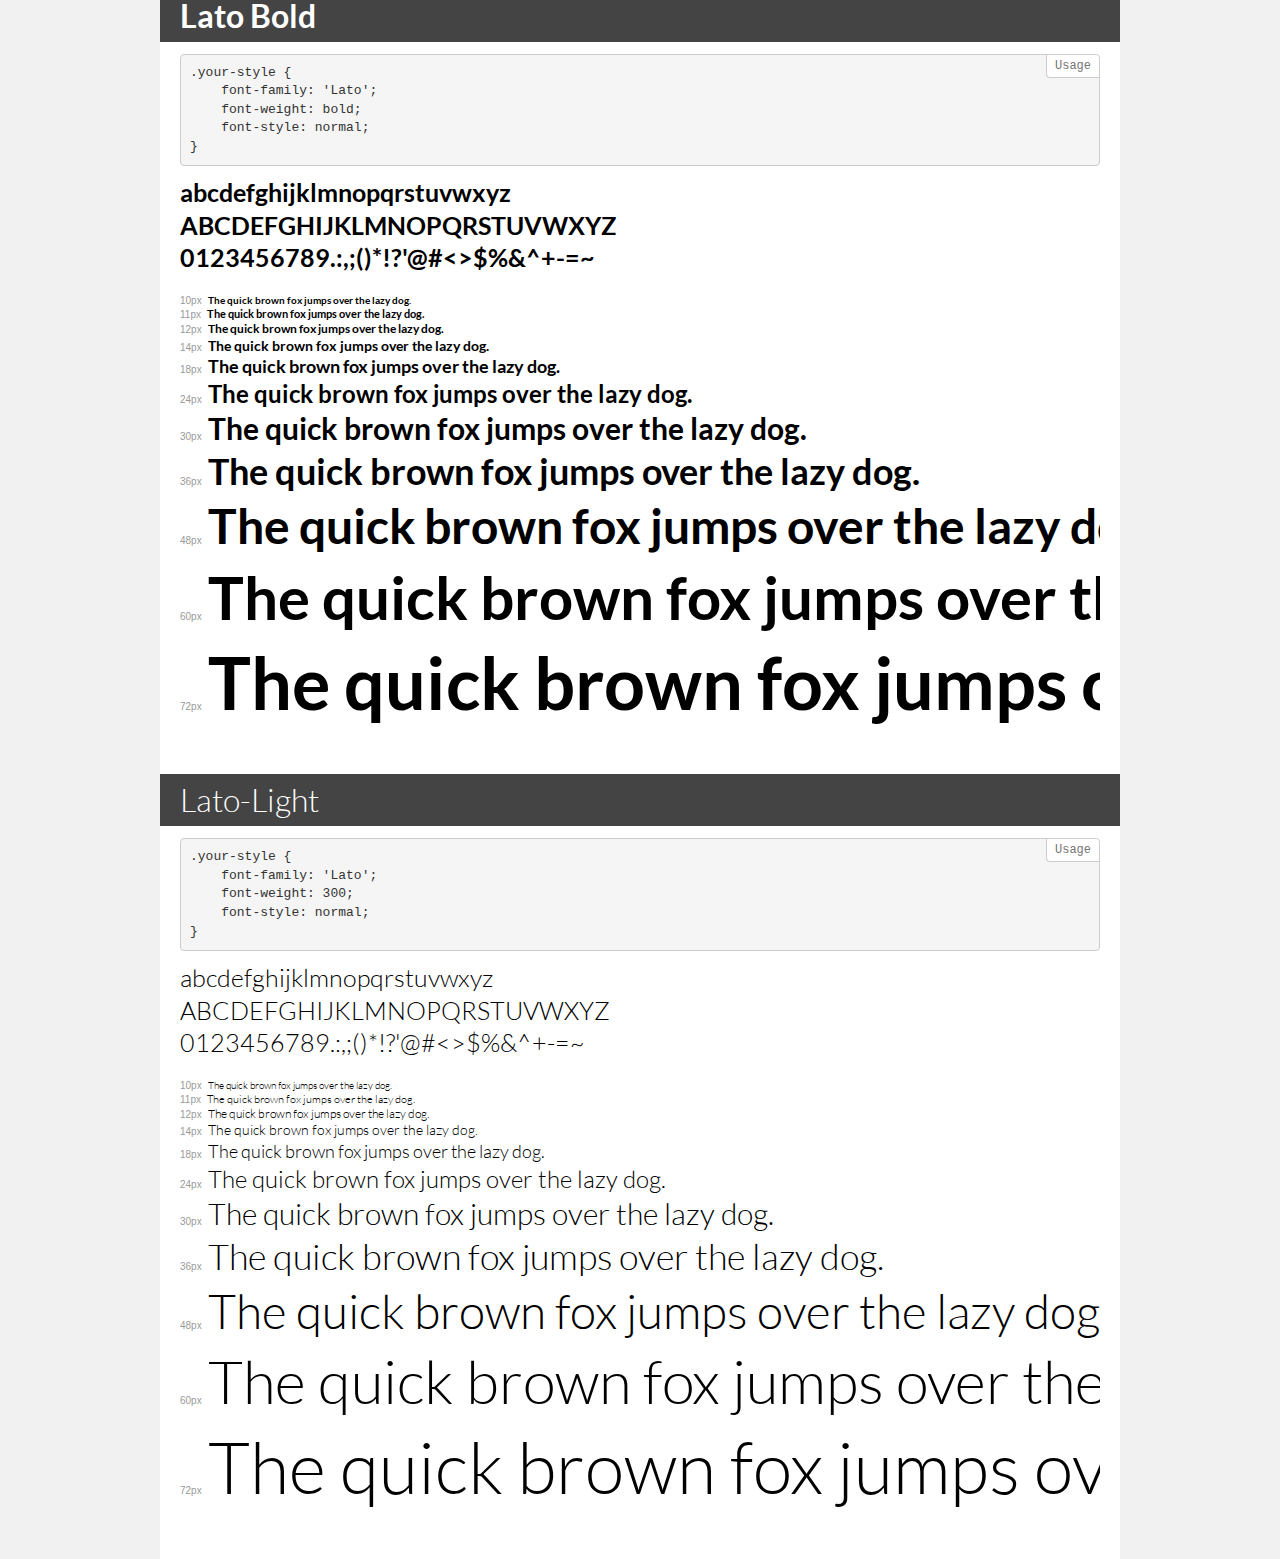
<file: макет home/fonts/demo.html>
<!DOCTYPE html>
<html>
<head>
    <meta charset="utf-8">
    <meta http-equiv="X-UA-Compatible" content="IE=edge">
    <meta name="viewport" content="width=device-width, initial-scale=1">
    <meta name="robots" content="noindex, noarchive">
    <meta name="format-detection" content="telephone=no">
    <title>Transfonter demo</title>
    <link href="stylesheet.css" rel="stylesheet">
    <style>
        /*
        http://meyerweb.com/eric/tools/css/reset/
        v2.0 | 20110126
        License: none (public domain)
        */
        html, body, div, span, applet, object, iframe,
        h1, h2, h3, h4, h5, h6, p, blockquote, pre,
        a, abbr, acronym, address, big, cite, code,
        del, dfn, em, img, ins, kbd, q, s, samp,
        small, strike, strong, sub, sup, tt, var,
        b, u, i, center,
        dl, dt, dd, ol, ul, li,
        fieldset, form, label, legend,
        table, caption, tbody, tfoot, thead, tr, th, td,
        article, aside, canvas, details, embed,
        figure, figcaption, footer, header, hgroup,
        menu, nav, output, ruby, section, summary,
        time, mark, audio, video {
            margin: 0;
            padding: 0;
            border: 0;
            font-size: 100%;
            font: inherit;
            vertical-align: baseline;
        }
        /* HTML5 display-role reset for older browsers */
        article, aside, details, figcaption, figure,
        footer, header, hgroup, menu, nav, section {
            display: block;
        }
        body {
            line-height: 1;
        }
        ol, ul {
            list-style: none;
        }
        blockquote, q {
            quotes: none;
        }
        blockquote:before, blockquote:after,
        q:before, q:after {
            content: '';
            content: none;
        }
        table {
            border-collapse: collapse;
            border-spacing: 0;
        }
        /* common styles */
        body {
            background: #f1f1f1;
            color: #000;
        }
        .page {
            background: #fff;
            width: 920px;
            margin: 0 auto;
            padding: 20px 20px 0 20px;
            overflow: hidden;
        }
        .font-container {
            overflow-x: auto;
            overflow-y: hidden;
            margin-bottom: 40px;
            line-height: 1.3;
            white-space: nowrap;
            padding-bottom: 5px;
        }
        h1 {
            position: relative;
            background: #444;
            font-size: 32px;
            color: #fff;
            padding: 10px 20px;
            margin: 0 -20px 12px -20px;
        }
        .letters {
            font-size: 25px;
            margin-bottom: 20px;
        }
        .s10:before {
            content: '10px';
        }
        .s11:before {
            content: '11px';
        }
        .s12:before {
            content: '12px';
        }
        .s14:before {
            content: '14px';
        }
        .s18:before {
            content: '18px';
        }
        .s24:before {
            content: '24px';
        }
        .s30:before {
            content: '30px';
        }
        .s36:before {
            content: '36px';
        }
        .s48:before {
            content: '48px';
        }
        .s60:before {
            content: '60px';
        }
        .s72:before {
            content: '72px';
        }
        .s10:before, .s11:before, .s12:before, .s14:before,
        .s18:before, .s24:before, .s30:before, .s36:before,
        .s48:before, .s60:before, .s72:before {
            font-family: Arial, sans-serif;
            font-size: 10px;
            font-weight: normal;
            font-style: normal;
            color: #999;
            padding-right: 6px;
        }
        pre {
            display: block;
            position: relative;
            padding: 9px;
            margin: 0 0 10px;
            font-family: Monaco, Menlo, Consolas, "Courier New", monospace !important;
            font-size: 13px;
            line-height: 1.428571429;
            color: #333;
            font-weight: normal !important;
            font-style: normal !important;
            background-color: #f5f5f5;
            border: 1px solid #ccc;
            overflow-x: auto;
            border-radius: 4px;
        }
        pre:after {
            display: block;
            position: absolute;
            right: 0;
            top: 0;
            content: 'Usage';
            line-height: 1;
            padding: 5px 8px;
            font-size: 12px;
            color: #767676;
            background-color: #fff;
            border: 1px solid #ccc;
            border-right: none;
            border-top: none;
            border-radius: 0 4px 0 4px;
            z-index: 10;
        }
        /* responsive */
        @media (max-width: 959px) {
            .page {
                width: auto;
                margin: 0;
            }
        }
    </style>
</head>
<body>
<div class="page">
    <div class="demo" style="font-family: 'Lato'; font-weight: 900; font-style: normal;">
        <h1>Lato Black</h1>
        <pre>.your-style {
    font-family: 'Lato';
    font-weight: 900;
    font-style: normal;
}</pre>
        <div class="font-container">
            <p class="letters">
                abcdefghijklmnopqrstuvwxyz<br>
ABCDEFGHIJKLMNOPQRSTUVWXYZ<br>
                0123456789.:,;()*!?'@#<>$%&^+-=~
            </p>
            <p class="s10" style="font-size: 10px;">The quick brown fox jumps over the lazy dog.</p>
            <p class="s11" style="font-size: 11px;">The quick brown fox jumps over the lazy dog.</p>
            <p class="s12" style="font-size: 12px;">The quick brown fox jumps over the lazy dog.</p>
            <p class="s14" style="font-size: 14px;">The quick brown fox jumps over the lazy dog.</p>
            <p class="s18" style="font-size: 18px;">The quick brown fox jumps over the lazy dog.</p>
            <p class="s24" style="font-size: 24px;">The quick brown fox jumps over the lazy dog.</p>
            <p class="s30" style="font-size: 30px;">The quick brown fox jumps over the lazy dog.</p>
            <p class="s36" style="font-size: 36px;">The quick brown fox jumps over the lazy dog.</p>
            <p class="s48" style="font-size: 48px;">The quick brown fox jumps over the lazy dog.</p>
            <p class="s60" style="font-size: 60px;">The quick brown fox jumps over the lazy dog.</p>
            <p class="s72" style="font-size: 72px;">The quick brown fox jumps over the lazy dog.</p>
        </div>
    </div>
    <div class="demo" style="font-family: 'Lato'; font-weight: normal; font-style: normal;">
        <h1>Lato Regular</h1>
        <pre>.your-style {
    font-family: 'Lato';
    font-weight: normal;
    font-style: normal;
}</pre>
        <div class="font-container">
            <p class="letters">
                abcdefghijklmnopqrstuvwxyz<br>
ABCDEFGHIJKLMNOPQRSTUVWXYZ<br>
                0123456789.:,;()*!?'@#<>$%&^+-=~
            </p>
            <p class="s10" style="font-size: 10px;">The quick brown fox jumps over the lazy dog.</p>
            <p class="s11" style="font-size: 11px;">The quick brown fox jumps over the lazy dog.</p>
            <p class="s12" style="font-size: 12px;">The quick brown fox jumps over the lazy dog.</p>
            <p class="s14" style="font-size: 14px;">The quick brown fox jumps over the lazy dog.</p>
            <p class="s18" style="font-size: 18px;">The quick brown fox jumps over the lazy dog.</p>
            <p class="s24" style="font-size: 24px;">The quick brown fox jumps over the lazy dog.</p>
            <p class="s30" style="font-size: 30px;">The quick brown fox jumps over the lazy dog.</p>
            <p class="s36" style="font-size: 36px;">The quick brown fox jumps over the lazy dog.</p>
            <p class="s48" style="font-size: 48px;">The quick brown fox jumps over the lazy dog.</p>
            <p class="s60" style="font-size: 60px;">The quick brown fox jumps over the lazy dog.</p>
            <p class="s72" style="font-size: 72px;">The quick brown fox jumps over the lazy dog.</p>
        </div>
    </div>
    <div class="demo" style="font-family: 'Lato'; font-weight: bold; font-style: normal;">
        <h1>Lato Bold</h1>
        <pre>.your-style {
    font-family: 'Lato';
    font-weight: bold;
    font-style: normal;
}</pre>
        <div class="font-container">
            <p class="letters">
                abcdefghijklmnopqrstuvwxyz<br>
ABCDEFGHIJKLMNOPQRSTUVWXYZ<br>
                0123456789.:,;()*!?'@#<>$%&^+-=~
            </p>
            <p class="s10" style="font-size: 10px;">The quick brown fox jumps over the lazy dog.</p>
            <p class="s11" style="font-size: 11px;">The quick brown fox jumps over the lazy dog.</p>
            <p class="s12" style="font-size: 12px;">The quick brown fox jumps over the lazy dog.</p>
            <p class="s14" style="font-size: 14px;">The quick brown fox jumps over the lazy dog.</p>
            <p class="s18" style="font-size: 18px;">The quick brown fox jumps over the lazy dog.</p>
            <p class="s24" style="font-size: 24px;">The quick brown fox jumps over the lazy dog.</p>
            <p class="s30" style="font-size: 30px;">The quick brown fox jumps over the lazy dog.</p>
            <p class="s36" style="font-size: 36px;">The quick brown fox jumps over the lazy dog.</p>
            <p class="s48" style="font-size: 48px;">The quick brown fox jumps over the lazy dog.</p>
            <p class="s60" style="font-size: 60px;">The quick brown fox jumps over the lazy dog.</p>
            <p class="s72" style="font-size: 72px;">The quick brown fox jumps over the lazy dog.</p>
        </div>
    </div>
    <div class="demo" style="font-family: 'Lato'; font-weight: 300; font-style: normal;">
        <h1>Lato-Light</h1>
        <pre>.your-style {
    font-family: 'Lato';
    font-weight: 300;
    font-style: normal;
}</pre>
        <div class="font-container">
            <p class="letters">
                abcdefghijklmnopqrstuvwxyz<br>
ABCDEFGHIJKLMNOPQRSTUVWXYZ<br>
                0123456789.:,;()*!?'@#<>$%&^+-=~
            </p>
            <p class="s10" style="font-size: 10px;">The quick brown fox jumps over the lazy dog.</p>
            <p class="s11" style="font-size: 11px;">The quick brown fox jumps over the lazy dog.</p>
            <p class="s12" style="font-size: 12px;">The quick brown fox jumps over the lazy dog.</p>
            <p class="s14" style="font-size: 14px;">The quick brown fox jumps over the lazy dog.</p>
            <p class="s18" style="font-size: 18px;">The quick brown fox jumps over the lazy dog.</p>
            <p class="s24" style="font-size: 24px;">The quick brown fox jumps over the lazy dog.</p>
            <p class="s30" style="font-size: 30px;">The quick brown fox jumps over the lazy dog.</p>
            <p class="s36" style="font-size: 36px;">The quick brown fox jumps over the lazy dog.</p>
            <p class="s48" style="font-size: 48px;">The quick brown fox jumps over the lazy dog.</p>
            <p class="s60" style="font-size: 60px;">The quick brown fox jumps over the lazy dog.</p>
            <p class="s72" style="font-size: 72px;">The quick brown fox jumps over the lazy dog.</p>
        </div>
    </div>
</div>
</body>
</html>
</file>
<file: tinyone/style/style.css>
* {
	padding: 0;
	margin: 0;
	box-sizing: border-box;
}

body {
	font-family: 'PT Sans', sans-serif;
	scroll-behavior: smooth;
}

a {
	text-decoration: none;
	color: #010101;
	outline: none;
}

li {
	list-style: none;
}

.header {
	background-color: #fcdb00;
	padding: 60px 0 130px 0;
}

.toggle {
  text-align: right;
  font-size: 30px;
  display: none;
}

.menu {
	display: flex;
	justify-content: flex-end;
}

.header_box {
	align-items: center;
}
.menu__item  {
	margin: 0 57px;
	color: #010101;
	font-size: 22px;
	font-weight: 700;
}

.menu__item-link {
	padding: 12px;
	cursor: pointer;
}

.menu__item-link:hover {
	color:#560c39;
	background-color:#b313989c;
	padding: 12px;
	border-radius: 5px;
	transition: 0.4s;
}

.menu__item:last-child {
	margin-right: 0;
}

.oferr_box {
	align-items: center;
}

.offer {
	margin-top: 117px;
}

.offer__title {
	color: #010101;
	font-size: 32px;
	font-weight: 700;
}

.offer__intro {
	color: color: #313841;
	font-size: 20px;
	font-weight: 400;
	padding-bottom: 23px;
}

.offer__text {
	color: color: #555555;
	font-size: 16px;
	font-weight: 400;
	max-width: 400px;
}

.ipad__photo {
	max-width: 290px;
    width: 100%;
}

.ipad  {
	text-align: center;
	margin-top: 70px;
}

.icons {
	display: flex;
	padding-top: 30px;
}

.icons__item {
	font-size: 36px;
	padding-right: 30px;
}

.icons__item:last-child {
	padding-right: 0;
}

.icons__link {
	color: #000;
}


/*features*/

.features {
	padding-top: 80px;
}

.features__box {
	text-align: center;
	margin-bottom: 90px;
}

.features__box-title {
	color: #010101;
	font-size: 32px;
	font-weight: 700;
}

.features__box-text {
	width: 100%;
	max-width: 740px;
	margin: 0 auto;
	color: #313841;
	font-size: 20px;
	font-weight: 400;
}

.feature {
	display: flex;
	margin-bottom: 60px;
	justify-content: center;
}

.feature__icons {
	color: #010101;
	font-size: 40px;
	font-weight: 400;
}

.feature__block {
	margin-left: 20px;
}

.feature__block-title {
	color: #010101;
	font-size: 22px;
	font-weight: 400;
}

.feature__block-text {
	color: #898989;
	font-size: 16px;
	font-weight: 400;
	width: 220px;
	margin-top: 20px;
}


/*Touch*/

.touch {
	background-color: #010101;
	margin-top: 120px;
}

.touch__description {
	text-align: center;
	padding-top: 80px;
}

.touch__title {
	color: #fcdb00;
	font-size: 32px;
	font-weight: 700;

}

.touch__text {
	color: #898989;
	font-size: 20px;
	font-weight: 400;
	line-height: 24px;
	width: 100%;
	max-width: 740px;
	margin: 0 auto;
	padding: 17px 0 40px 0;
}

.form {
	text-align: center;
}

::placeholder {
	font-size: 16px;
}

.form__input {
	background-color: #ffffff;
	outline: none;
	color: #898989;
	font-size: 20px;
	font-weight: 400;
	border: none;
	border-radius: 5px;
	padding: 15px 20px;
	width: 100%;
	max-width: 580px;
}

.form__btn {
	color: #010101;
	font-size: 16px;
	font-weight: 700;
	background-color: #fcdb00;
	outline: none;
	border: none;
	border-radius: 5px;
	padding: 17px 30px;
	margin-left: 20px;
}

.footer {
	padding: 55px 0 85px 0;
}

.footer__address {
	color: #ffffff;
	font-size: 16px;
	font-weight: 400;
	width: 183px;
	text-align: center;
	margin: 0 auto;
}

/*btn button*/

.btn_top {
	position: fixed;
	right: 10px;
	bottom: 200px;
	width: 50px;
	height: 50px;
	background-color: transparent;
	border-radius: 50%;
	background-color: #b94949b8;
	display: none;
	-webkit-tap-highlight-color: transparent;
	cursor: pointer;
	animation: btn 3s ease-in-out infinite;
}

@keyframes btn {
	0% 100% {
		transform: translateY(10px) scale(1.0);
	}
	50% {
		transform: translateY(-10px) scale(1.1);
	}
}









.btn_top:hover,
.btn_top:focus {
	filter: brightness(1.5);
	outline: none
}

.btn_top:before,
.btn_top:after {
	content: '';
	position: absolute;
	top: 50%;
	left: 50%;
	transform: translate(-50%, -50%);
}

.btn_top:before {
	width: 5px;
	height: 25px;
	border-top-left-radius: 3px;
	border-top-right-radius: 3px;
	background-color: #f5f0f6;
}

.btn_top:after {
	width: 20px;
	height: 20px;
	transform: translate(-50%, -50%) rotate(45deg);
	border-top: 5px solid #f5f0f6;
	border-left: 5px solid #f5f0f6;
}










@media screen and (max-width: 768px) {
	.offer {
		text-align: center;
	}

	.offer__text {
		max-width: 100%;
	}

	.icons {
		justify-content: center;
	}

	.form__btn {
		margin-left: 0;
		margin-top: 20px;
	}

	/* menu */
	.menu {
		display: none;
		position: absolute;
	}
	.toggle {
		display: block;
	}
	.active {
    	display: block;
    	text-align: center;
    	letter-spacing: 1px;
    	top: 0px;
    	z-index: 99;
    	right: 30%;
  	}
  	.header_box {
		align-items: normal;
  	}
	.menu__item {
		margin: 5px 0;
	}
	.menu__item:last-child {
		margin: 5px 0 0 0;
	}
	.menu__item-link {
		padding: 0;
	}
	.menu__item-link:hover {
		-webkit-tap-highlight-color: transparent;
		background-color: transparent;
		padding: 0;
		border-radius: 5px;
		transition: 0.4s;
	}
}



@media screen and (max-width: 425px) {
	.form__btn {
		width: 100%;
	}
		.active {
    	top: 50px;
  	}
}
</file>
<file: интенсив/css/style.css>
body {
box-sizing: border-box;
font-family: 'Roboto', sans-serif;
font-size: 18px;
}

p, span {
	font-weight: 100;
}

::placeholder {
	color: #005388;
	opacity: 1;
}

:-ms-input-placeholder {
	color: #005388;
}

::-ms-input-placeholder {
	color: #005388;
}

/*GRID*/
.row {
	display: flex;
	justify-content: center;
}

.container {
	display: flex;
	flex-direction: column;
	width: 100%;
	max-width: 1170px;
	padding: 0 15px 0 15px;
	z-index: 2;
}

/*General*/ 
.block-title {
	font-family: "Roboto Slab";
    font-size: 44px;
    font-weight: 700;
    line-height: 65px;
    letter-spacing: 2.2px;
    padding: 0 0 20px 0;
}

.block-title span {
	display: block;
}

/*HEADER*/
.header {
	background: url('../img/bg-image.jpg') top center 
	no-repeat;
	background-size: cover;
	padding: 55px 0;
	position: relative;
}

.header::before {
	content: "";
	display: block;
	position: absolute;
	top: 0;
	left: 50%;
	height: 100%;
	width: calc(50% + 292px);
	background: #005388;
	opacity: 0.88;
	margin-left: -292px;
	z-index: 1;
}

.header-text {
	color: white;
	margin-left: auto;
	padding: 85px 260px 95px 190px;
	border: 3px solid #ffffff;
}

.block-description span {
	display: block;
}

.block-description {
	font-size: 20px;
    line-height: 36px;
    letter-spacing: 1px;
    padding: 20px 0;
}

.header-description {
	width: 100%;
	max-width: 400px;
}

.header-button {
	display: inline-block;
	font-size: 16px;
    font-weight: 400;
    letter-spacing: 0.8px;
    color: white;
    text-decoration: none;
    border: 2px solid #ffffff;
    padding: 17px 28px;
    border-radius: 30px;
    margin: 20px 25px 0 0;
}

.header-button_0, .header-button:hover {
	background: white;
	color: #005388;
}

.header-button_0:hover {
	background: transparent;
	color: white;
}

/* Works */
.works {
	padding: 120px 0;
}

.works-items {
	display: flex;
	justify-content: space-between;
	flex-wrap: wrap;
	padding: 60px 0 0 0;
}

.work-item {
	display: flex;
	justify-content: space-between;
	flex-direction: column;
	width: 100%;
	max-width: 510px;
	margin: 0 0 40px 0;
	box-shadow: 1px 1px 4px rgba(0, 0, 0, 0.1);
	background-color: #fcfbfb;
}

.work-img {
	display: flex;
	justify-content: center;
	align-items: center;
}

.work-text {
	padding: 30px 14px;
	display: flex;
	flex-grow: 1;
	flex-direction: column;
	justify-content: space-between;
	letter-spacing: 0.9px;
}

.work-description {
	font-size: 18px;
	font-weight: 300;
	line-height: 28px;
}

.work-link {
	color: #005388;
	font-size: 18px;
	font-weight: 400;
	line-height: 40px;
	letter-spacing: 0.9px;
}

/*ACTION*/
.action {
	padding: 90px 0;
	color: #fff;
	background-color: #4c4c4c;
}

.action-container {
	display: flex;
	justify-content: space-between;
	align-items: center;
	flex-wrap: wrap;
}

.action-description {
	max-width: 505px;
	font-size: 18px;
	line-height: 30px;
}

.action-form {
	background: #fff;
	border-radius: 40px;
	padding-left: 23px;
}

.action-input {
	border: none;
	color: #005388;
	font-size: 18px;
	font-weight: 500;
	letter-spacing: 0.9px;
	padding-right: 10px;
}

.action-input:focus, .action-submit:focus {
	outline: none;
}

.action-submit {
	background-color: #7dce3f;
	color: #fff;
	font-weight: 400;
	letter-spacing: 0.9px;
	border: none;
	padding: 15px 35px 18px 35px;
	border-radius: 30px;
	cursor: pointer;
	margin-right: -1px;
}

/*About*/
.about {
	padding: 120px 0;
}

.about-container {
	display: flex;
	justify-content: space-between;
	flex-wrap: wrap;
}

.about-experience {
	width: 600px;
}

.about-description {
	max-width: 340px;
	font-weight: 300;
	font-size: 18px;
}

.about-img {
	width: 100%;
	max-width: 345px;
	padding: 50px 0;
}

.about-contacts {
	padding: 20px 0 0 0;
}

.contacts-item {
	display: flex;
	justify-content: center;
	align-items: center;
	padding: 0 0 10px 0;
}

.contact-name {
	width: 100px;
	text-align: right;
	padding-right: 25px;
	color: #000;
	font-size: 18px;
	font-weight: 300;
	line-height: 31px;
	letter-spacing: 0.9px;
}

.contact-value {
	width: 200px;
	font-size: 18px;
	font-weight: 500;
	line-height: 31px;
	letter-spacing: 0.9px;
}

.contact-link {
	color: #000;
	text-decoration: none;
}

.contact-link:hover {
	text-decoration: underline;
}

.about-form {
	display: flex;
	align-items: center;
	flex-direction: column;
	padding-top: 50px;
}

.about-input {
	width: 100%;
	max-width: 415px;
	text-align: center;
	color: #818181;
	border-radius: 30px;
	padding: 15px 0;
	font-size: 18px;
	font-weight: 400;
	letter-spacing: 0.9px;
	border: 2px solid #e9e9e9;
	margin: 8px 0;
}

.about-input:focus, .about-submit:focus {
	outline: none;
}

.about-submit {
	width: 100%;
	max-width: 415px;
	text-align: center;
	background-color: #7dce3f;
	border: none;
	border-radius: 30px;
	padding: 15px 0;
	margin-top: 25px;
	color: #fff;
	font-weight: 500;
	letter-spacing: 0.9px;
}

.form-check {
	display: flex;
	justify-content: center;
	align-items: center;
	padding-top: 28px;
}

.about-input-checkbox {
	display: block;
	width: 20px;
	height: 20px;
	margin-right: 10px;
}

.form-description {
	width: 300px;
	font-size: 12px;
	font-weight: 400;
	line-height: 16px;
	letter-spacing: 0.6px;
}

.form-link {
	color: #005388;
	text-decoration: none;
}

/*Footer*/

.footer {
	width: 100%;
	background-color: #005488;
	padding: 56px 0;
}

.footer-text {
	color: #ccc;
	font-size: 12px;
	font-weight: 300;
	line-height: 36px;
	letter-spacing: 0.6px;
}

.footer-politic {
	margin-bottom: 12px;
}

.footer-link {
	color: #ccc;
	font-size: 12px;
	font-weight: 300;
	line-height: 18px;
	text-decoration: underline;
	letter-spacing: 0.6px;
}


/*MEDIA*/
@media screen and (max-width: 1024px) {
	/*General*/
	.container {
		align-items: center;
	}
	/*HEADER*/
	.header-text {
		padding: 85px, 140px;
	}

	/*Works*/
	.works {
		padding: 50px 0;
	}

	.works-items {
		justify-content: center;
		padding: 30px 0 0 0;
	}
	/*Action*/
	.action {
		padding: 50px 0px;
	}
	.action-container {
		justify-content: center;
		flex-direction: column;
	}
	.action-text {
		text-align: center;
	}
	.action-description {
		padding: 0 0 40px 0;
	}

	/*About*/
	.about {
		padding: 60px 0;
	}

	.about-container {
		justify-content: center;
	}

	.about-experience, .about-description {
		text-align: center;
		max-width: none;
	}
	
}


@media screen and (max-width: 768px) {
	/*Header*/
	.header-text {
		padding: 20px;
		border: none;
		margin: auto;
	}
	/*About*/
	.about-experience {
		width: auto;
	}
	
	.about-text {
		text-align: center;
	}
}

@media screen and (max-width: 450px) {
	/*General*/
	.block-title {
		font-size: 36px;
		line-height: 50px;
	}

	.block-description {
		font-size: 16px;
	}

	/*Header*/
	.header {
		padding: 20px 0;
	}
	.header-text {
		padding: 0;
	}
	/*Action*/
	.action-form {
		background: transparent;
		display: flex;
		flex-direction: column;
		padding: 0;
	}

	.action-input {
		text-align: center;
		padding: 15px 0 18px 0;
		margin: 0 0 20px 0;
		border-radius: 5px;
	}
	.action-submit {
		padding: 15px 75px 18px 75px;
	}

	/*About*/
	.about-input, .about-submit {
		max-width: 80%;
	}
	.form-description {
		width: 150px;
		text-align: left;
	}
	.contact-name, .contact-value {
		font-size: 16px;
	}
	.about-img {
		max-width: 80%;
	}
}
</file>
<file: макет home/css/style.css>
@font-face {
    font-family: 'Lato';
    src: url('../fonst/Lato-Black.eot');
    src: url('../fonts/Lato-Black.eot?#iefix') format('embedded-opentype'),
        url('../fonts/Lato-Black.woff2') format('woff2'),
        url('../fonts/Lato-Black.woff') format('woff'),
        url('../fonts/Lato-Black.ttf') format('truetype'),
        url('../fonts/Lato-Black.svg#Lato-Black') format('svg');
    font-weight: 900;
    font-style: normal;
}

@font-face {
    font-family: 'Lato';
    src: url('../fonts/Lato-Regular.eot');
    src: url('../fonts/Lato-Regular.eot?#iefix') format('embedded-opentype'),
        url('../fonts/Lato-Regular.woff2') format('woff2'),
        url('../fonts/Lato-Regular.woff') format('woff'),
        url('../fonts/Lato-Regular.ttf') format('truetype'),
        url('../fonts/Lato-Regular.svg#Lato-Regular') format('svg');
    font-weight: normal;
    font-style: normal;
}

@font-face {
    font-family: 'Lato';
    src: url('../fonts/Lato-Bold.eot');
    src: url('../fonts/Lato-Bold.eot?#iefix') format('embedded-opentype'),
        url('../fonts/Lato-Bold.woff2') format('woff2'),
        url('../fonts/Lato-Bold.woff') format('woff'),
        url('../fonts/Lato-Bold.ttf') format('truetype'),
        url('../fonts/Lato-Bold.svg#Lato-Bold') format('svg');
    font-weight: bold;
    font-style: normal;
}

@font-face {
    font-family: 'Lato';
    src: url('../fonts/Lato-Light.eot');
    src: url('../fonts/Lato-Light.eot?#iefix') format('embedded-opentype'),
        url('../fonts/Lato-Light.woff2') format('woff2'),
        url('../fonts/Lato-Light.woff') format('woff'),
        url('../fonts/Lato-Light.ttf') format('truetype'),
        url('../fonts/Lato-Light.svg#Lato-Light') format('svg');
    font-weight: 300;
    font-style: normal;
}

/*=================header===========*/

* {
    margin: 0;
    padding: 0;
}

body {
    font-family: 'Lato', sans-serif;
    color: #fff;
    text-decoration: none;
}

header {
    margin: 0 auto;
    height: 100%;
}

.header-background {
    background-color: #262626;
    position: fixed;
    top: 0;
    right: 0;
    left: 0;
}

.header-menu {
    display: -webkit-box;
    display: -ms-flexbox;
    display: flex;
    margin: 0 10%;
    -webkit-box-pack: justify;
        -ms-flex-pack: justify;
            justify-content: space-between;
    -webkit-box-align: center;
        -ms-flex-align: center;
            align-items: center;
    padding: 20px 0; 
}

.topnav ul {
    display: -webkit-box;
    display: -ms-flexbox;
    display: flex;
}

.openMenu {
    display: none;
}

li {
    font-family: 'Lato';
    font-weight: 900;
    font-style: normal;
    list-style-type: none;
    margin-left: 50px;
    text-transform: uppercase;
    color: #d9d9d9;
    font-size: 14px;
}

li a:hover {
    color: #ff6760;
    cursor: pointer;
    -webkit-transition: .4s ease-in-out;
    -o-transition: .4s ease-in-out;
    transition: .4s ease-in-out;
}

li a {
    text-decoration: none;
    color: #fff;
}

.header-container-background {
    background-color: #2a2a2a;
    margin-top: -1px;
}

.header-container { 
    margin: 0 10%;
    text-align: center;
    padding: 120px 0 60px 0;
}

.header-caption {
    margin: 0;
    color: #d9d9d9;
    font-size: 60px;
    font-weight: 300;
}

.header-caption span {
    font-weight: 900;
    letter-spacing: 1.5px;
    line-height: 50px;
}

.header-description {
    font-size: 40px;
    font-weight: 300;
    letter-spacing: 1px;
    line-height: 70px;
    margin-top: 30px;
}

.header-description span {
    font-style: italic;
    margin-right: 4px;
}

.header-btn {
    margin-top: 53px;
    padding: 20px 44px 19px 44px;
    border-radius: 5px;
    text-transform: uppercase;
    font-weight: bold;
    border: none;
    font-size: 13px;
    color: #fff;
    background-color: #ff6760;
    outline: none;
}

.header-btn:hover {
    background-color: #b35959c2;
    color: #bdb5b5e0;
    cursor: pointer;
    -webkit-transition: .4s;
    -o-transition: .4s;
    transition: .4s;
}

/*===============services============*/

.services {
    background-color: #f8f8f8;
}

.services-wrapper {
    margin: 0 10%;
    display: -webkit-box;
    display: -ms-flexbox;
    display: flex;
    -webkit-box-align: baseline;
        -ms-flex-align: baseline;
            align-items: baseline;
    text-align: center;
    padding: 95px 0 94px 0;
    -ms-flex-pack: distribute;
        justify-content: space-around;
    -ms-flex-wrap: wrap;
        flex-wrap: wrap;
}

.services-item img {
    max-width: 100%;
}

.services-item p {
    color: #616161;
    font-size: 14px;
    font-weight: 400;
    line-height: 24px;
    letter-spacing: 0.35px;
}

.services-item h3 {
    color: #616161;
    font-size: 18px;
    font-weight: 900;
    letter-spacing: 0.45px;
    padding: 31px 0 17px 0;
    margin: 0;
}


.services-item {
    width: 20%;
    max-width: 100%;
    margin-right: 20px;

}

/*=====works====*/

.works {
    margin: 0 10%;
    padding: 60px 0 80px 0;
}

.works-title {
    text-align: center;
}

.work-caption {
    color: #616161;
    font-size: 30px;
    font-weight: 900;
    line-height: 60px;
    letter-spacing: 0.75px;
}

.work-description {
    color: #616161;
    font-size: 20px;
    font-weight: normal;
    letter-spacing: 0.5px;
}

.work-button {
    display: -webkit-box;
    display: -ms-flexbox;
    display: flex;
    -webkit-box-pack: center;
        -ms-flex-pack: center;
            justify-content: center;
    -ms-flex-wrap: wrap;
        flex-wrap: wrap;
    padding: 70px 0 25px 0;
}

.work-btn {
    border: none;
    color: #fff;
    background-color: #ff6760;
    text-transform: uppercase;
    margin-left: 7px;  
    padding: 11px 18px;
    border-radius: 5px;
    font-weight: 900;
    outline: none;
    cursor: pointer;
}

.work-btn:hover {
    background-color: #595959;
    -webkit-transition: .4s ease-in-out;
    -o-transition: .4s ease-in-out;
    transition: .4s ease-in-out;
}

.works-img {
    display: -webkit-box;
    display: -ms-flexbox;
    display: flex;
    -ms-flex-wrap: wrap;
        flex-wrap: wrap;
    -webkit-box-pack: center;
        -ms-flex-pack: center;
            justify-content: center;
}

.work-item {
    width: 305px;
    text-align: center;
}

.portfolio-img {
    padding: 7px 7px 0 0;
    max-width: 100%;
}

/*=======footer=========*/

footer {
    background-color: #313131;
    text-align: center;
    padding-top: 60px;
}

.footer-caption {
    color: #e0e0e0;
    font-size: 30px;
    font-weight: 900;
    letter-spacing: 0.75px;
}

.footer-description {
    color: #bebebe;
    font-size: 20px;
    font-weight: normal;
    letter-spacing: 0.5px;
    padding: 20px 0;
}

.footer-container {
    margin: 0 10%;
}

.footer-feedback, .soc-seti {
    display: -webkit-box;
    display: -ms-flexbox;
    display: flex;
    -webkit-box-pack: center;
        -ms-flex-pack: center;
            justify-content: center;
    -ms-flex-wrap: wrap;
        flex-wrap: wrap;
    color: #bebebe;
    font-size: 14px;
    font-weight: normal;
    letter-spacing: 0.28px;
}

.footer-address {
    margin-right: 4%;
}

.feedback-img {
    padding-right: 7px;
}

.number-phone a {
    text-decoration: none;
    color: #fff;
}

.soc-seti {
    padding: 29px 0 60px 0;
}

.soc-seti-item {
    margin-right: 10px;
}

.soc-seti-item img a:hover {
    background-color: #ccc;
    color: #fff;
}

.company {
    background-color: #2c2c2c;
}

.company-title p {
    padding: 33px 0;
    color: #bebebe;
    font-size: 14px;
    font-weight: normal;
    line-height: 24px;
    letter-spacing: 0.28px;
}

/*=======media======*/

@media screen and (max-width: 1024px) {
    /*==header==*/
    .header-description {
        margin-top: 27px;
        font-size: 30px;
        letter-spacing: 0;
        line-height: 50px;
    }
    /*======services======*/
    .services-item {
        width: 40%;
        max-width: 100%;
        margin-bottom: 50px;
    }
}

@media screen and (max-width: 768px) {
    /*header*/
    .header-background {
        position: static;
    }
    .header-description {
        margin-top: 27px;
        font-size: 23px;
        letter-spacing: 0;
        line-height: 38px;
    }
    /*=====menu==========*/
    .openMenu {
       display: block;
       font-weight: bold;
    }
    .openMenu:hover {
        color: #ff6760;
        cursor: pointer;
        -webkit-transition: .4s ease-in-out;
        -o-transition: .4s ease-in-out;
        transition: .4s ease-in-out;
    }
    .topnav ul {
        display: none;
        position: absolute;
        left: 0;
        top: 11%;
        text-align: center;
        width: 100%;
        margin: 0 auto;
        height: 50%;
        background-color: #171d1f;
    }
    li {
        margin-left: auto;
        padding: 10px 0;
    }
    li:first-child {
        padding-top: 30px;
    }
    .topnav ul.active {
        display: block;
    }
    .topnav ul li {
        display: block;
    }
    li a:hover {
        color: #ff6760;
        cursor: pointer;
        -webkit-transition: .4s ease-in-out;
        -o-transition: .4s ease-in-out;
        transition: .4s ease-in-out;
    }
    /*======= works=======*/
    .work-item {
        width: 300px;
    }
}

@media screen and (max-width: 425px) {
    /*======services=======*/
    .services-item {
        width: 51%;
        max-width: 100%;
    }
    .services-item {
        margin-right: 0;
    }
    /*====== works======*/
    .work-btn {
        margin-bottom: 10px;
    }
    .work-item {
        width: 100%;
    }
    .work-caption {
        font-size: 30px;
        line-height: 40px;
        margin-bottom: 20px;
    }
    .work-button {
        padding-top: 50px;
    }
    .works-img {
        padding: 0;
    }
    .portfolio-img {
        padding: 7px 0 0 0;
        width: 100%;
    }
}


@media screen and (max-width: 375px) {
    /*header*/
    br {
        display: none;
    }
    .header-caption {
        font-size: 50px;
    }
    .header-description {
        line-height: 33px;
        font-size: 23px;
    }
    /*=====footer=====*/
    .footer-description {
        font-size: 18px;
    }
}
</file>
<file: макет home/fonts/stylesheet.css>
@font-face {
    font-family: 'Lato';
    src: url('Lato-Black.eot');
    src: url('Lato-Black.eot?#iefix') format('embedded-opentype'),
        url('Lato-Black.woff2') format('woff2'),
        url('Lato-Black.woff') format('woff'),
        url('Lato-Black.ttf') format('truetype'),
        url('Lato-Black.svg#Lato-Black') format('svg');
    font-weight: 900;
    font-style: normal;
}

@font-face {
    font-family: 'Lato';
    src: url('Lato-Regular.eot');
    src: url('Lato-Regular.eot?#iefix') format('embedded-opentype'),
        url('Lato-Regular.woff2') format('woff2'),
        url('Lato-Regular.woff') format('woff'),
        url('Lato-Regular.ttf') format('truetype'),
        url('Lato-Regular.svg#Lato-Regular') format('svg');
    font-weight: normal;
    font-style: normal;
}

@font-face {
    font-family: 'Lato';
    src: url('Lato-Bold.eot');
    src: url('Lato-Bold.eot?#iefix') format('embedded-opentype'),
        url('Lato-Bold.woff2') format('woff2'),
        url('Lato-Bold.woff') format('woff'),
        url('Lato-Bold.ttf') format('truetype'),
        url('Lato-Bold.svg#Lato-Bold') format('svg');
    font-weight: bold;
    font-style: normal;
}

@font-face {
    font-family: 'Lato';
    src: url('Lato-Light.eot');
    src: url('Lato-Light.eot?#iefix') format('embedded-opentype'),
        url('Lato-Light.woff2') format('woff2'),
        url('Lato-Light.woff') format('woff'),
        url('Lato-Light.ttf') format('truetype'),
        url('Lato-Light.svg#Lato-Light') format('svg');
    font-weight: 300;
    font-style: normal;
}
</file>
